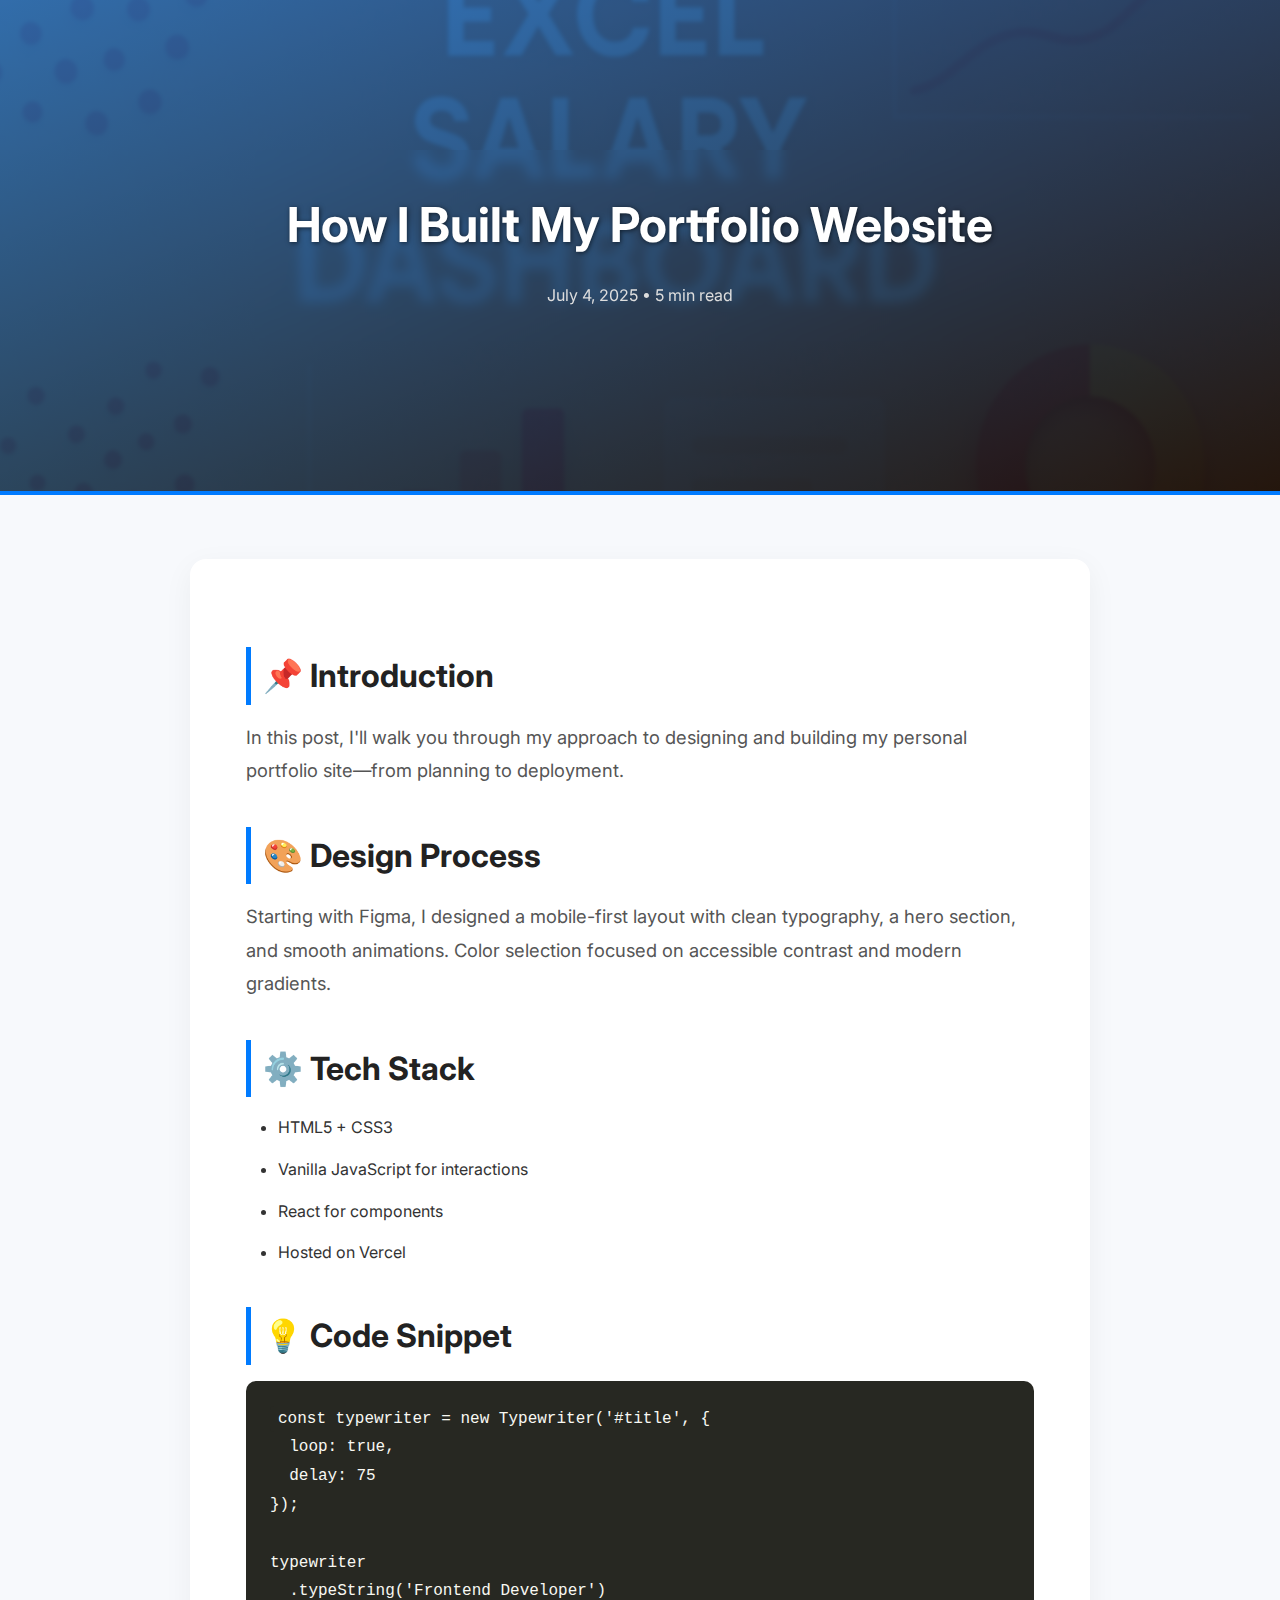
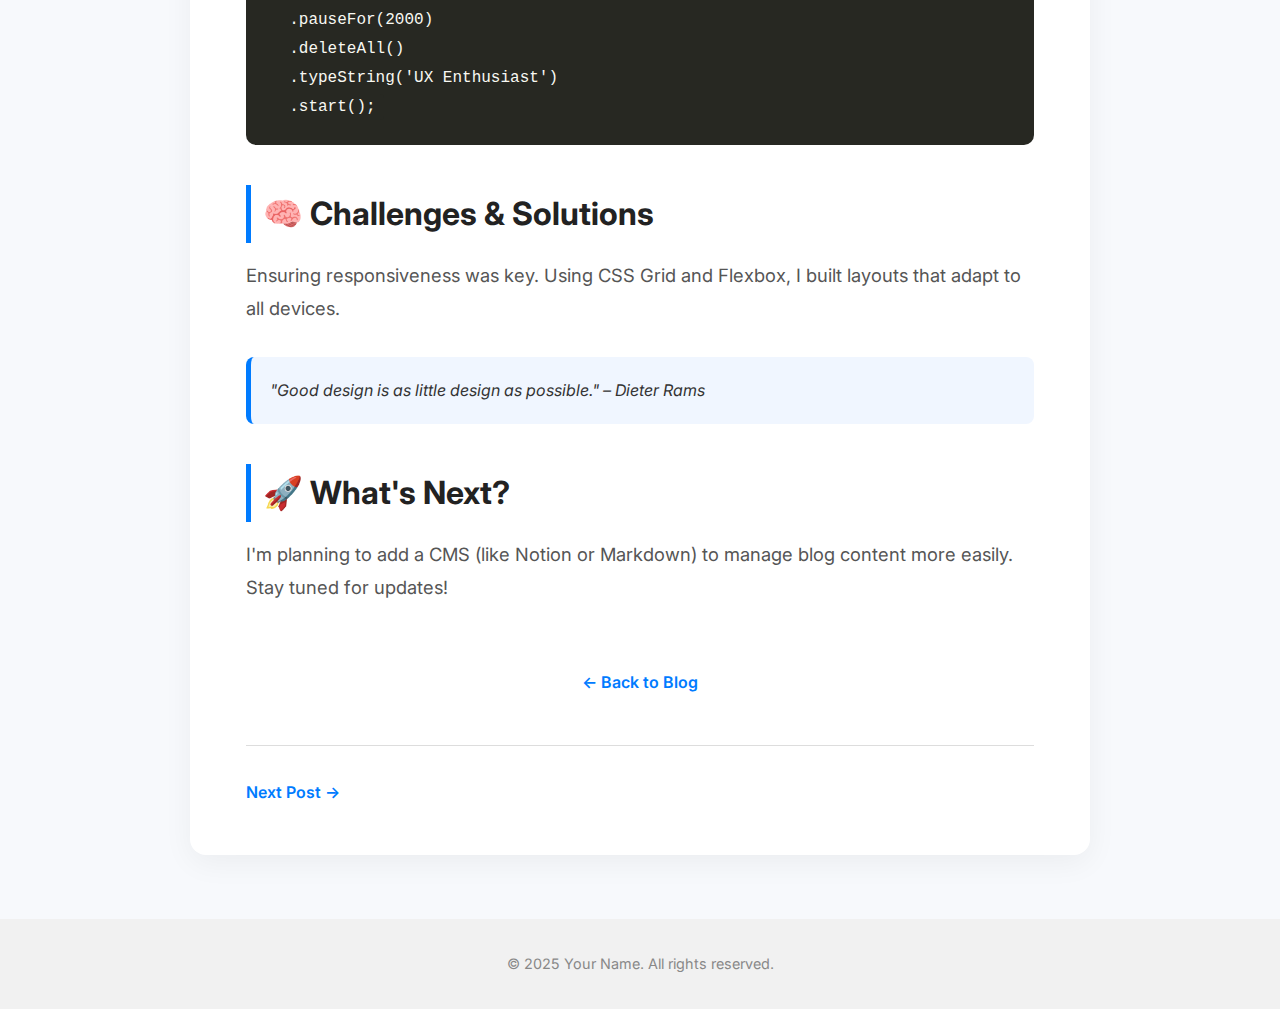
<file: assets/blog-posts/post1.html>
<!DOCTYPE html>
<html lang="en">
<head>
  <meta charset="UTF-8" />
  <meta name="viewport" content="width=device-width, initial-scale=1.0" />
  <title>How I Built My Portfolio Website</title>
  <link rel="stylesheet" href="../../css/blog-posts.css" />
  <link href="https://fonts.googleapis.com/css2?family=Inter:wght@400;600&display=swap" rel="stylesheet">
</head>
<body>
  <header class="post-cover">
    <img src="../../images/portfolio/excel_salary_dashboard.png" alt="Cover" class="post-cover-image" />
    <div class="post-cover-text">
      <h1>How I Built My Portfolio Website</h1>
      <p class="post-meta">July 4, 2025 • 5 min read</p>
    </div>
  </header>

  <main class="post-content">
    <article>
      <h2>📌 Introduction</h2>
      <p>In this post, I'll walk you through my approach to designing and building my personal portfolio site—from planning to deployment.</p>

      <h2>🎨 Design Process</h2>
      <p>Starting with Figma, I designed a mobile-first layout with clean typography, a hero section, and smooth animations. Color selection focused on accessible contrast and modern gradients.</p>

      <h2>⚙️ Tech Stack</h2>
      <ul>
        <li>HTML5 + CSS3</li>
        <li>Vanilla JavaScript for interactions</li>
        <li>React for components</li>
        <li>Hosted on Vercel</li>
      </ul>

      <h2>💡 Code Snippet</h2>
      <pre><code>const typewriter = new Typewriter('#title', {
  loop: true,
  delay: 75
});

typewriter
  .typeString('Frontend Developer')
  .pauseFor(2000)
  .deleteAll()
  .typeString('UX Enthusiast')
  .start();
</code></pre>

      <h2>🧠 Challenges & Solutions</h2>
      <p>Ensuring responsiveness was key. Using CSS Grid and Flexbox, I built layouts that adapt to all devices.</p>
      <blockquote>
        "Good design is as little design as possible." – Dieter Rams
      </blockquote>

      <h2>🚀 What's Next?</h2>
      <p>I'm planning to add a CMS (like Notion or Markdown) to manage blog content more easily. Stay tuned for updates!</p>

      <div class="back-link">
        <a href="../../blog.html">← Back to Blog</a>
      </div>

      <div class="post-navigation">
        <a href="post2.html">Next Post →</a>
      </div>
    </article>
  </main>

  <footer class="footer">
    <p>© 2025 Your Name. All rights reserved.</p>
  </footer>
</body>
</html>
</file>
<file: css/blog-posts.css>
/* RESET */
* {
  margin: 0;
  padding: 0;
  box-sizing: border-box;
}

html {
  scroll-behavior: smooth;
}

body {
  font-family: 'Inter', sans-serif;
  background: #f7f9fc;
  color: #333;
  line-height: 1.8;
}

/* Hero Cover */
.post-cover {
  position: relative;
  height: 55vh;
  display: flex;
  align-items: center;
  justify-content: center;
  overflow: hidden;
  border-bottom: 4px solid #007bff;
}

.post-cover-image {
  position: absolute;
  width: 100%;
  height: 100%;
  object-fit: cover;
  filter: brightness(50%) blur(2px);
  z-index: 1;
  transition: transform 4s ease;
}

.post-cover:hover .post-cover-image {
  transform: scale(1.05);
}

.post-cover::after {
  content: "";
  position: absolute;
  inset: 0;
  background: linear-gradient(to bottom right, rgba(0, 123, 255, 0.6), rgba(0, 0, 0, 0.7));
  z-index: 2;
}

.post-cover-text {
  position: relative;
  z-index: 3;
  text-align: center;
  color: white;
  padding: 2rem;
  max-width: 90%;
  backdrop-filter: blur(6px);
}

.post-cover-text h1 {
  font-size: 3rem;
  margin-bottom: 0.8rem;
  text-shadow: 1px 1px 5px rgba(0,0,0,0.6);
}

.post-meta {
  font-size: 1rem;
  color: #ddd;
}

/* Content Area */
.post-content {
  max-width: 900px;
  margin: 4rem auto;
  padding: 0 1.5rem;
  background: white;
  border-radius: 16px;
  box-shadow: 0 8px 30px rgba(0, 0, 0, 0.05);
  animation: slideFade 0.8s ease-in-out;
}

@keyframes slideFade {
  from {
    opacity: 0;
    transform: translateY(40px);
  }
  to {
    opacity: 1;
    transform: translateY(0);
  }
}

.post-content article {
  padding: 3rem 2rem;
}

.post-content h2 {
  font-size: 2rem;
  margin-top: 2.5rem;
  margin-bottom: 1rem;
  color: #222;
  border-left: 5px solid #007bff;
  padding-left: 0.75rem;
}

.post-content p {
  margin-bottom: 1.5rem;
  font-size: 1.15rem;
  color: #555;
}

.post-content ul {
  padding-left: 2rem;
  margin-bottom: 1.5rem;
}

.post-content li {
  margin-bottom: 0.8rem;
}

blockquote {
  border-left: 5px solid #007bff;
  padding-left: 1.2rem;
  margin: 2rem 0;
  color: #333;
  font-style: italic;
  background: #f0f6ff;
  padding: 1.2rem;
  border-radius: 8px;
}

code {
  background: #272822;
  color: #f8f8f2;
  padding: 0.25rem 0.5rem;
  border-radius: 4px;
  font-family: 'Courier New', monospace;
}

pre {
  background: #272822;
  color: #f8f8f2;
  padding: 1.5rem;
  overflow-x: auto;
  border-radius: 10px;
  margin-bottom: 2rem;
}

/* Back Link and Navigation */
.back-link {
  margin-top: 4rem;
  text-align: center;
}

.back-link a {
  color: #007bff;
  font-weight: 600;
  text-decoration: none;
  transition: color 0.3s;
}

.back-link a:hover {
  color: #0056b3;
}

.post-navigation {
  display: flex;
  justify-content: space-between;
  margin-top: 3rem;
  padding-top: 2rem;
  border-top: 1px solid #ddd;
}

.post-navigation a {
  color: #007bff;
  text-decoration: none;
  font-weight: 600;
  transition: color 0.3s;
}

.post-navigation a:hover {
  color: #0056b3;
}

/* Footer */
.footer {
  text-align: center;
  padding: 2rem 1rem;
  font-size: 0.9rem;
  color: #888;
  background: #f1f1f1;
  margin-top: 4rem;
}

/* Responsive */
@media (max-width: 700px) {
  .post-cover-text h1 {
    font-size: 2.2rem;
  }

  .post-content h2 {
    font-size: 1.5rem;
  }

  .post-navigation {
    flex-direction: column;
    gap: 1rem;
    align-items: center;
  }
}
</file>
